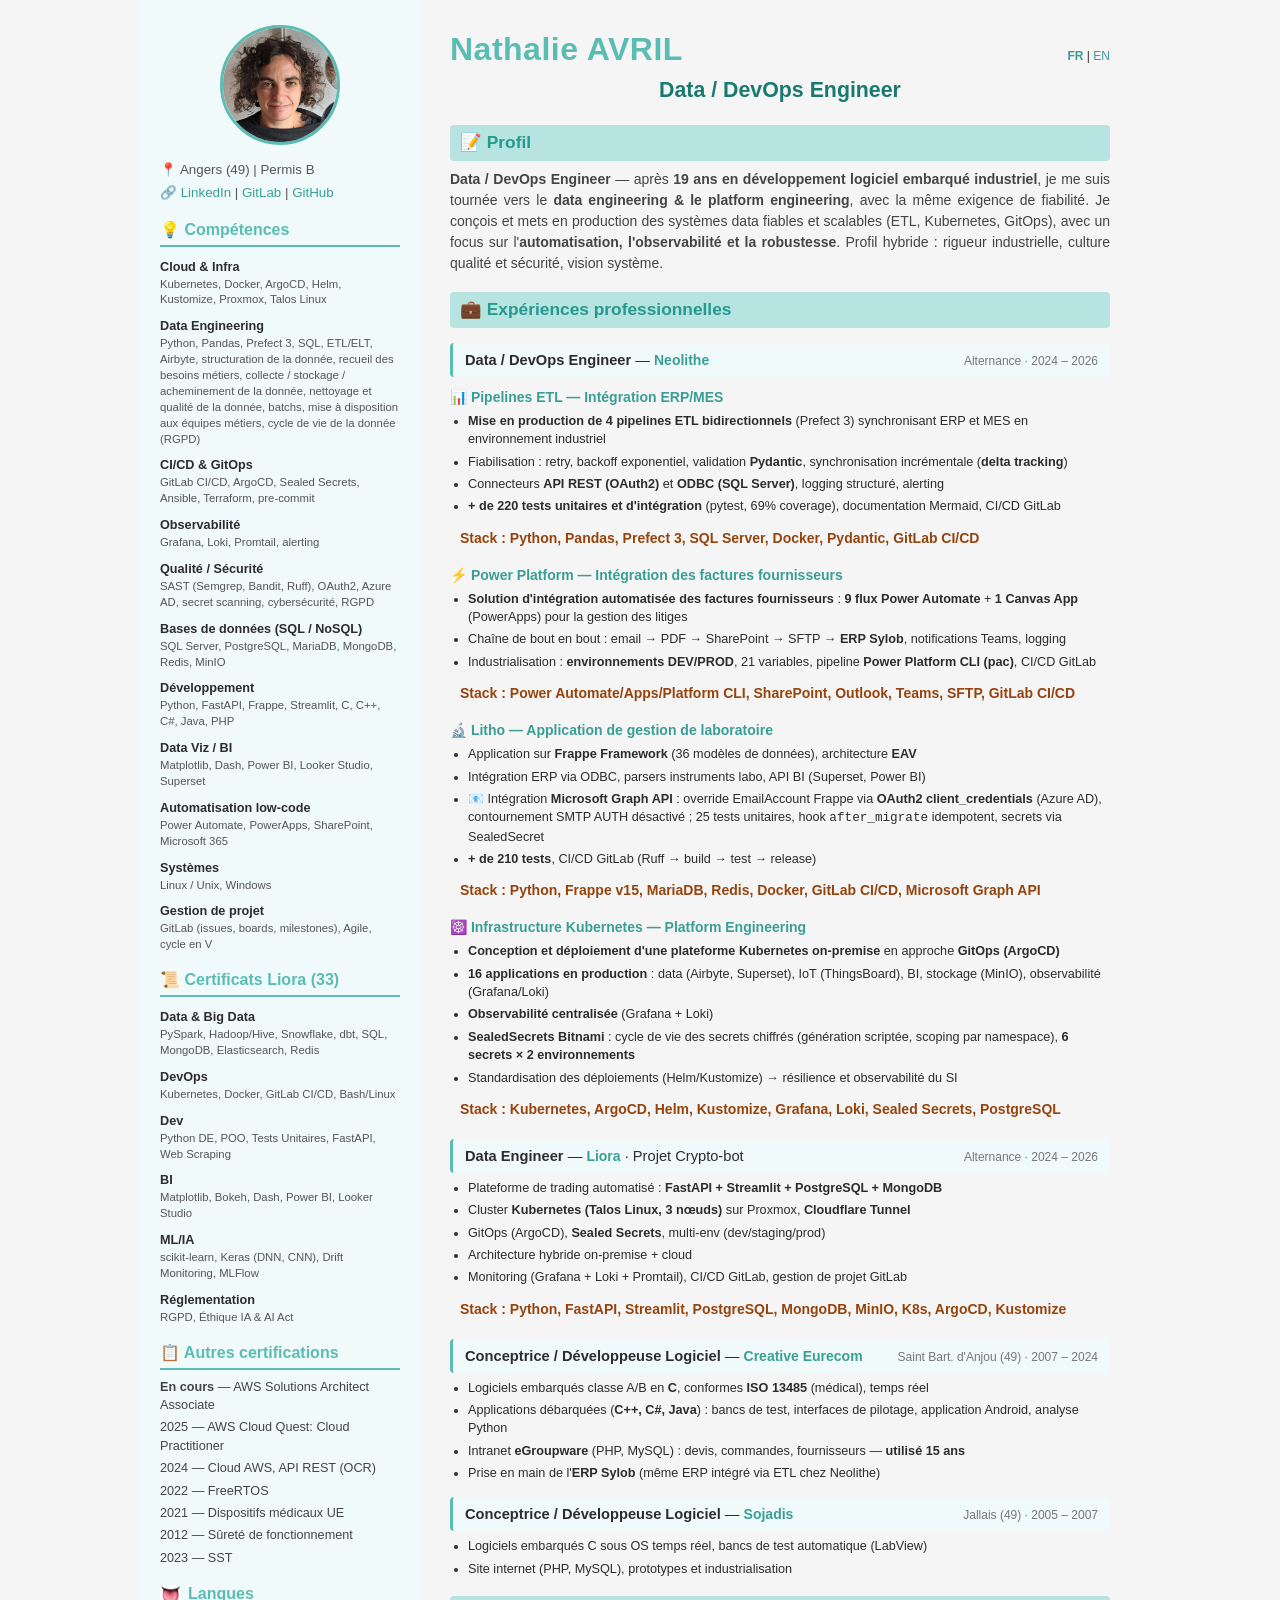
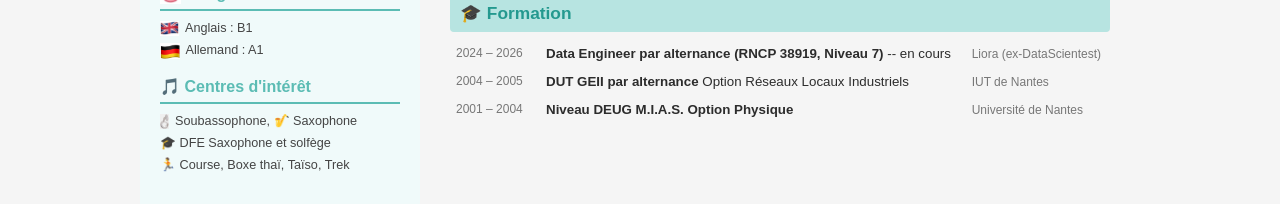
<file: index.html>
<!DOCTYPE html>
<html lang="fr">
<head>
<meta charset="UTF-8">
<title>CV Nathalie AVRIL — Data / DevOps Engineer</title>
<link rel="stylesheet" href="style-web.css">
</head>
<body>
<div class="page">

  <!-- SIDEBAR -->
  <div class="sidebar">
    <img src="images/Nathalie_Avril_4.jpg" alt="Nathalie Avril" class="photo">

    <p class="contact-info">📍 Angers (49) | Permis B</p>
    <p class="contact-info">🔗 <a href="https://www.linkedin.com/in/nathalie-avril">LinkedIn</a> | <a href="https://gitlab.com/datiara/public">GitLab</a> | <a href="https://github.com/Datiara">GitHub</a></p>

    <h2>💡 Compétences</h2>

    <div class="skill-category">
      <strong>Cloud &amp; Infra</strong>
      <div class="skill-tags">Kubernetes, Docker, ArgoCD, Helm, Kustomize, Proxmox, Talos Linux</div>
    </div>
    <div class="skill-category">
      <strong>Data Engineering</strong>
      <div class="skill-tags">Python, Pandas, Prefect 3, SQL, ETL/ELT, Airbyte, structuration de la donnée, recueil des besoins métiers, collecte / stockage / acheminement de la donnée, nettoyage et qualité de la donnée, batchs, mise à disposition aux équipes métiers, cycle de vie de la donnée (RGPD)</div>
    </div>
    <div class="skill-category">
      <strong>CI/CD &amp; GitOps</strong>
      <div class="skill-tags">GitLab CI/CD, ArgoCD, Sealed Secrets, Ansible, Terraform, pre-commit</div>
    </div>
    <div class="skill-category">
      <strong>Observabilité</strong>
      <div class="skill-tags">Grafana, Loki, Promtail, alerting</div>
    </div>
    <div class="skill-category">
      <strong>Qualité / Sécurité</strong>
      <div class="skill-tags">SAST (Semgrep, Bandit, Ruff), OAuth2, Azure AD, secret scanning, cybersécurité, RGPD</div>
    </div>
    <div class="skill-category">
      <strong>Bases de données (SQL / NoSQL)</strong>
      <div class="skill-tags">SQL Server, PostgreSQL, MariaDB, MongoDB, Redis, MinIO</div>
    </div>
    <div class="skill-category">
      <strong>Développement</strong>
      <div class="skill-tags">Python, FastAPI, Frappe, Streamlit, C, C++, C#, Java, PHP</div>
    </div>
    <div class="skill-category">
      <strong>Data Viz / BI</strong>
      <div class="skill-tags">Matplotlib, Dash, Power BI, Looker Studio, Superset</div>
    </div>
    <div class="skill-category">
      <strong>Automatisation low-code</strong>
      <div class="skill-tags">Power Automate, PowerApps, SharePoint, Microsoft 365</div>
    </div>
    <div class="skill-category">
      <strong>Systèmes</strong>
      <div class="skill-tags">Linux / Unix, Windows</div>
    </div>
    <div class="skill-category">
      <strong>Gestion de projet</strong>
      <div class="skill-tags">GitLab (issues, boards, milestones), Agile, cycle en V</div>
    </div>

    <h2>📜 Certificats Liora (33)</h2>
    <div class="skill-category">
      <strong>Data &amp; Big Data</strong>
      <div class="skill-tags">PySpark, Hadoop/Hive, Snowflake, dbt, SQL, MongoDB, Elasticsearch, Redis</div>
    </div>
    <div class="skill-category">
      <strong>DevOps</strong>
      <div class="skill-tags">Kubernetes, Docker, GitLab CI/CD, Bash/Linux</div>
    </div>
    <div class="skill-category">
      <strong>Dev</strong>
      <div class="skill-tags">Python DE, POO, Tests Unitaires, FastAPI, Web Scraping</div>
    </div>
    <div class="skill-category">
      <strong>BI</strong>
      <div class="skill-tags">Matplotlib, Bokeh, Dash, Power BI, Looker Studio</div>
    </div>
    <div class="skill-category">
      <strong>ML/IA</strong>
      <div class="skill-tags">scikit-learn, Keras (DNN, CNN), Drift Monitoring, MLFlow</div>
    </div>
    <div class="skill-category">
      <strong>Réglementation</strong>
      <div class="skill-tags">RGPD, Éthique IA &amp; AI Act</div>
    </div>

    <h2>📋 Autres certifications</h2>
    <p class="interest-item"><strong>En cours</strong> — AWS Solutions Architect Associate</p>
    <p class="interest-item">2025 — AWS Cloud Quest: Cloud Practitioner</p>
    <p class="interest-item">2024 — Cloud AWS, API REST (OCR)</p>
    <p class="interest-item">2022 — FreeRTOS</p>
    <p class="interest-item">2021 — Dispositifs médicaux UE</p>
    <p class="interest-item">2012 — Sûreté de fonctionnement</p>
    <p class="interest-item">2023 — SST</p>

    <h2><img src="images/langues.png" class="icon-inline"> Langues</h2>
    <p class="lang-item"><img src="images/gb.png" class="flag-icon"> Anglais : B1</p>
    <p class="lang-item"><img src="images/de.png" class="flag-icon"> Allemand : A1</p>

    <h2>🎵 Centres d'intérêt</h2>
    <p class="interest-item"><img src="images/sousaphone_icon.png" class="icon-inline" alt="soubassophone"> Soubassophone, 🎷 Saxophone</p>
    <p class="interest-item">🎓 DFE Saxophone et solfège</p>
<p class="interest-item">🏃 Course, Boxe thaï, Taïso, Trek</p>
  </div>

  <!-- MAIN -->
  <div class="main">
    <div class="name-row">
      <h1>Nathalie AVRIL</h1>
      <span class="update-info">
        <span class="lang-switch"><a href="index.html"><strong>FR</strong></a> | <a href="en.html">EN</a></span>
      </span>
    </div>
    <div class="tagline">Data / DevOps Engineer</div>

    <h2>📝 Profil</h2>
    <p class="profile-text">
      <strong>Data / DevOps Engineer</strong> — après <strong>19 ans en développement logiciel embarqué industriel</strong>, je me suis tournée vers le <strong>data engineering &amp; le platform engineering</strong>, avec la même exigence de fiabilité.
      Je conçois et mets en production des systèmes data fiables et scalables (ETL, Kubernetes, GitOps), avec un focus sur l'<strong>automatisation, l'observabilité et la robustesse</strong>.
      Profil hybride : rigueur industrielle, culture qualité et sécurité, vision système.
    </p>

    <h2>💼 Expériences professionnelles</h2>

    <div class="exp-header">
      <span><span class="exp-poste">Data / DevOps Engineer</span> — <span class="exp-entreprise">Neolithe</span></span>
      <span class="exp-periode">Alternance · 2024 – 2026</span>
    </div>

    <h4>📊 Pipelines ETL — Intégration ERP/MES</h4>
    <ul>
      <li><strong>Mise en production de 4 pipelines ETL bidirectionnels</strong> (Prefect 3) synchronisant ERP et MES en environnement industriel</li>
      <li>Fiabilisation : retry, backoff exponentiel, validation <strong>Pydantic</strong>, synchronisation incrémentale (<strong>delta tracking</strong>)</li>
      <li>Connecteurs <strong>API REST (OAuth2)</strong> et <strong>ODBC (SQL Server)</strong>, logging structuré, alerting</li>
      <li><strong>+ de 220 tests unitaires et d'intégration</strong> (pytest, 69% coverage), documentation Mermaid, CI/CD GitLab</li>
    </ul>
    <div class="stack">Stack : Python, Pandas, Prefect 3, SQL Server, Docker, Pydantic, GitLab CI/CD</div>

    <h4>⚡ Power Platform — Intégration des factures fournisseurs</h4>
    <ul>
      <li><strong>Solution d'intégration automatisée des factures fournisseurs</strong> : <strong>9 flux Power Automate</strong> + <strong>1 Canvas App</strong> (PowerApps) pour la gestion des litiges</li>
      <li>Chaîne de bout en bout : email → PDF → SharePoint → SFTP → <strong>ERP Sylob</strong>, notifications Teams, logging</li>
      <li>Industrialisation : <strong>environnements DEV/PROD</strong>, 21 variables, pipeline <strong>Power Platform CLI (pac)</strong>, CI/CD GitLab</li>
    </ul>
    <div class="stack">Stack : Power Automate/Apps/Platform CLI, SharePoint, Outlook, Teams, SFTP, GitLab CI/CD</div>

    <h4>🔬 Litho — Application de gestion de laboratoire</h4>
    <ul>
      <li>Application sur <strong>Frappe Framework</strong> (36 modèles de données), architecture <strong>EAV</strong></li>
      <li>Intégration ERP via ODBC, parsers instruments labo, API BI (Superset, Power BI)</li>
      <li>📧 Intégration <strong>Microsoft Graph API</strong> : override EmailAccount Frappe via <strong>OAuth2 client_credentials</strong> (Azure AD), contournement SMTP AUTH désactivé ; 25 tests unitaires, hook <code>after_migrate</code> idempotent, secrets via SealedSecret</li>
      <li><strong>+ de 210 tests</strong>, CI/CD GitLab (Ruff → build → test → release)</li>
    </ul>
    <div class="stack">Stack : Python, Frappe v15, MariaDB, Redis, Docker, GitLab CI/CD, Microsoft Graph API</div>

    <h4>☸️ Infrastructure Kubernetes — Platform Engineering</h4>
    <ul>
      <li><strong>Conception et déploiement d'une plateforme Kubernetes on-premise</strong> en approche <strong>GitOps (ArgoCD)</strong></li>
      <li><strong>16 applications en production</strong> : data (Airbyte, Superset), IoT (ThingsBoard), BI, stockage (MinIO), observabilité (Grafana/Loki)</li>
      <li><strong>Observabilité centralisée</strong> (Grafana + Loki)</li>
      <li><strong>SealedSecrets Bitnami</strong> : cycle de vie des secrets chiffrés (génération scriptée, scoping par namespace), <strong>6 secrets × 2 environnements</strong></li>
      <li>Standardisation des déploiements (Helm/Kustomize) → résilience et observabilité du SI</li>
    </ul>
    <div class="stack">Stack : Kubernetes, ArgoCD, Helm, Kustomize, Grafana, Loki, Sealed Secrets, PostgreSQL</div>

    <div class="exp-header">
      <span><span class="exp-poste">Data Engineer</span> — <span class="exp-entreprise">Liora</span> · Projet Crypto-bot</span>
      <span class="exp-periode">Alternance · 2024 – 2026</span>
    </div>
    <ul>
      <li>Plateforme de trading automatisé : <strong>FastAPI + Streamlit + PostgreSQL + MongoDB</strong></li>
      <li>Cluster <strong>Kubernetes (Talos Linux, 3 nœuds)</strong> sur Proxmox, <strong>Cloudflare Tunnel</strong></li>
      <li>GitOps (ArgoCD), <strong>Sealed Secrets</strong>, multi-env (dev/staging/prod)</li>
      <li>Architecture hybride on-premise + cloud</li>
      <li>Monitoring (Grafana + Loki + Promtail), CI/CD GitLab, gestion de projet GitLab</li>
    </ul>
    <div class="stack">Stack : Python, FastAPI, Streamlit, PostgreSQL, MongoDB, MinIO, K8s, ArgoCD, Kustomize</div>

    <div class="exp-header">
      <span><span class="exp-poste">Conceptrice / Développeuse Logiciel</span> — <span class="exp-entreprise">Creative Eurecom</span></span>
      <span class="exp-periode">Saint Bart. d'Anjou (49) · 2007 – 2024</span>
    </div>
    <ul>
      <li>Logiciels embarqués classe A/B en <strong>C</strong>, conformes <strong>ISO 13485</strong> (médical), temps réel</li>
      <li>Applications débarquées (<strong>C++, C#, Java</strong>) : bancs de test, interfaces de pilotage, application Android, analyse Python</li>
      <li>Intranet <strong>eGroupware</strong> (PHP, MySQL) : devis, commandes, fournisseurs — <strong>utilisé 15 ans</strong></li>
      <li>Prise en main de l'<strong>ERP Sylob</strong> (même ERP intégré via ETL chez Neolithe)</li>
    </ul>

    <div class="exp-header">
      <span><span class="exp-poste">Conceptrice / Développeuse Logiciel</span> — <span class="exp-entreprise">Sojadis</span></span>
      <span class="exp-periode">Jallais (49) · 2005 – 2007</span>
    </div>
    <ul>
      <li>Logiciels embarqués C sous OS temps réel, bancs de test automatique (LabView)</li>
      <li>Site internet (PHP, MySQL), prototypes et industrialisation</li>
    </ul>

    <h2>🎓 Formation</h2>
    <table class="formation-table">
      <tr>
        <td class="periode">2024 – 2026</td>
        <td><span class="diplome">Data Engineer par alternance (RNCP 38919, Niveau 7)</span> -- en cours </td>
        <td><span class="etablissement">Liora (ex-DataScientest)</span></td>
      </tr>
      <tr>
        <td class="periode">2004 – 2005</td>
        <td><span class="diplome">DUT GEII par alternance</span>  Option Réseaux Locaux Industriels </td>
        <td><span class="etablissement">IUT de Nantes</span></td>
      </tr>
      <tr>
        <td class="periode">2001 – 2004</td>
        <td><span class="diplome">Niveau DEUG M.I.A.S. Option Physique </span></td>
        <td><span class="etablissement">Université de Nantes</span></td>
      </tr>
    </table>

  </div>
</div>
</body>
</html>
</file>
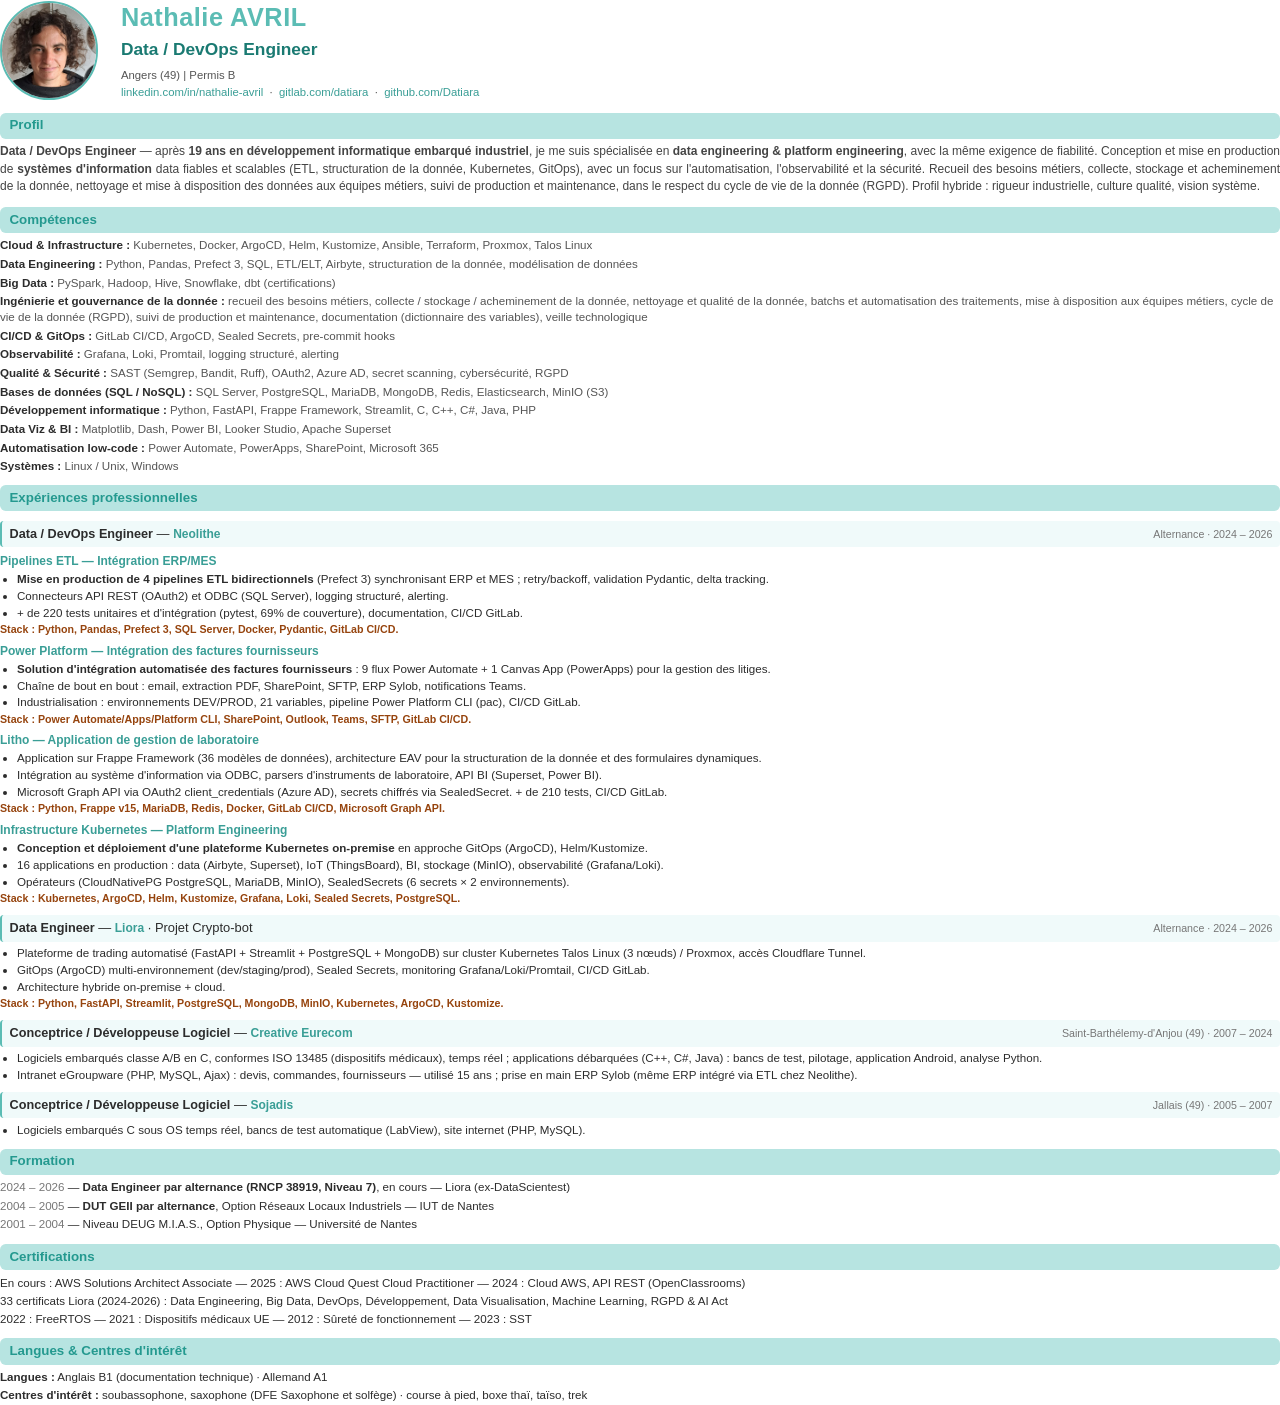
<file: CV_ats.html>
<!DOCTYPE html>
<html lang="fr">
<head>
<meta charset="UTF-8">
<title>CV Nathalie AVRIL — Data / DevOps Engineer (version ATS)</title>
<style>
  /* Version ATS : single-column, identite visuelle conservee (teal, photo,
     tags, bandeaux), flux de lecture lineaire = parsing ATS fiable.
     Pas d'emoji ni de tableau. */
  @page { size: A4; margin: 11mm 13mm; }
  * { margin: 0; padding: 0; box-sizing: border-box; }
  body {
    font-family: 'Segoe UI', 'Helvetica Neue', Arial, sans-serif;
    font-size: 9.7pt; line-height: 1.4; color: #2c2c2c;
  }
  /* En-tete */
  .header { display: flex; align-items: center; gap: 6mm; margin-bottom: 3mm; }
  .photo {
    width: 26mm; height: 26mm; border-radius: 50%; object-fit: cover;
    border: 2.5px solid #5bbcb4; flex-shrink: 0;
  }
  .header h1 { font-size: 19pt; color: #5bbcb4; letter-spacing: 0.5px; }
  .header .tagline { font-size: 13pt; color: #1a7a72; font-weight: 700; margin: 0.5mm 0 1.5mm 0; }
  .header .contact { font-size: 8.5pt; color: #555; line-height: 1.5; }
  .header .contact a { color: #3a9e96; text-decoration: none; }
  /* Sections */
  h2 {
    color: #24998f; font-size: 10pt; margin: 3mm 0 1.2mm 0;
    padding: 1mm 2.5mm; background: #b7e4e1; border-radius: 1.5mm;
  }
  .profile-text { font-size: 9pt; line-height: 1.45; color: #444; text-align: justify; }
  /* Competences : une ligne par categorie */
  .skill-line { font-size: 8.7pt; margin-bottom: 0.8mm; line-height: 1.35; }
  .skill-line strong { color: #2c2c2c; }
  .skill-line .tags { color: #555; }
  /* Experiences */
  .exp-header {
    display: flex; justify-content: space-between; align-items: baseline;
    background: #f0fafa; padding: 1mm 2mm; border-radius: 1mm;
    margin: 2.5mm 0 1mm 0; border-left: 2.5px solid #5bbcb4;
  }
  .exp-header .poste { font-weight: 700; font-size: 9.5pt; color: #2c2c2c; }
  .exp-header .entreprise { font-weight: 600; font-size: 9pt; color: #3a9e96; }
  .exp-header .periode { font-size: 8pt; color: #777; white-space: nowrap; }
  h4 { font-size: 9pt; color: #3a9e96; margin: 1.5mm 0 0.4mm 0; }
  ul { padding-left: 4.5mm; margin-bottom: 0.5mm; }
  li { font-size: 8.7pt; line-height: 1.32; margin-bottom: 0.4mm; }
  .stack { font-size: 8pt; color: #96440e; font-weight: 700; margin: 0.3mm 0 0.5mm 0; }
  /* Formation / certifs : lignes simples, pas de tableau */
  .row { font-size: 8.7pt; margin-bottom: 0.6mm; }
  .row .periode { color: #777; }
  .row strong { color: #2c2c2c; }
  .inline-sec { font-size: 8.7pt; margin-bottom: 0.5mm; }
</style>
</head>
<body>

  <div class="header">
    <img src="images/Nathalie_Avril_4.jpg" alt="Nathalie Avril" class="photo">
    <div>
      <h1>Nathalie AVRIL</h1>
      <div class="tagline">Data / DevOps Engineer</div>
      <div class="contact">
        Angers (49) | Permis B<br>
        <a href="https://www.linkedin.com/in/nathalie-avril">linkedin.com/in/nathalie-avril</a>
        &nbsp;·&nbsp; <a href="https://gitlab.com/datiara/public">gitlab.com/datiara</a>
        &nbsp;·&nbsp; <a href="https://github.com/Datiara">github.com/Datiara</a>
      </div>
    </div>
  </div>

  <h2>Profil</h2>
  <p class="profile-text">
    <strong>Data / DevOps Engineer</strong> — après <strong>19 ans en développement informatique embarqué industriel</strong>,
    je me suis spécialisée en <strong>data engineering &amp; platform engineering</strong>, avec la même exigence de fiabilité. Conception et mise en production de
    <strong>systèmes d'information</strong> data fiables et scalables (ETL, structuration de la donnée, Kubernetes, GitOps),
    avec un focus sur l'automatisation, l'observabilité et la sécurité.
    Recueil des besoins métiers, collecte, stockage et acheminement de la donnée, nettoyage et mise à disposition
    des données aux équipes métiers, suivi de production et maintenance, dans le respect du cycle de vie de la donnée (RGPD).
    Profil hybride : rigueur industrielle, culture qualité, vision système.
  </p>

  <h2>Compétences</h2>
  <div class="skill-line"><strong>Cloud &amp; Infrastructure :</strong> <span class="tags">Kubernetes, Docker, ArgoCD, Helm, Kustomize, Ansible, Terraform, Proxmox, Talos Linux</span></div>
  <div class="skill-line"><strong>Data Engineering :</strong> <span class="tags">Python, Pandas, Prefect 3, SQL, ETL/ELT, Airbyte, structuration de la donnée, modélisation de données</span></div>
  <div class="skill-line"><strong>Big Data :</strong> <span class="tags">PySpark, Hadoop, Hive, Snowflake, dbt (certifications)</span></div>
  <div class="skill-line"><strong>Ingénierie et gouvernance de la donnée :</strong> <span class="tags">recueil des besoins métiers, collecte / stockage / acheminement de la donnée, nettoyage et qualité de la donnée, batchs et automatisation des traitements, mise à disposition aux équipes métiers, cycle de vie de la donnée (RGPD), suivi de production et maintenance, documentation (dictionnaire des variables), veille technologique</span></div>
  <div class="skill-line"><strong>CI/CD &amp; GitOps :</strong> <span class="tags">GitLab CI/CD, ArgoCD, Sealed Secrets, pre-commit hooks</span></div>
  <div class="skill-line"><strong>Observabilité :</strong> <span class="tags">Grafana, Loki, Promtail, logging structuré, alerting</span></div>
  <div class="skill-line"><strong>Qualité &amp; Sécurité :</strong> <span class="tags">SAST (Semgrep, Bandit, Ruff), OAuth2, Azure AD, secret scanning, cybersécurité, RGPD</span></div>
  <div class="skill-line"><strong>Bases de données (SQL / NoSQL) :</strong> <span class="tags">SQL Server, PostgreSQL, MariaDB, MongoDB, Redis, Elasticsearch, MinIO (S3)</span></div>
  <div class="skill-line"><strong>Développement informatique :</strong> <span class="tags">Python, FastAPI, Frappe Framework, Streamlit, C, C++, C#, Java, PHP</span></div>
  <div class="skill-line"><strong>Data Viz &amp; BI :</strong> <span class="tags">Matplotlib, Dash, Power BI, Looker Studio, Apache Superset</span></div>
  <div class="skill-line"><strong>Automatisation low-code :</strong> <span class="tags">Power Automate, PowerApps, SharePoint, Microsoft 365</span></div>
  <div class="skill-line"><strong>Systèmes :</strong> <span class="tags">Linux / Unix, Windows</span></div>

  <h2>Expériences professionnelles</h2>

  <div class="exp-header">
    <span><span class="poste">Data / DevOps Engineer</span> — <span class="entreprise">Neolithe</span></span>
    <span class="periode">Alternance · 2024 – 2026</span>
  </div>

  <h4>Pipelines ETL — Intégration ERP/MES</h4>
  <ul>
    <li><strong>Mise en production de 4 pipelines ETL bidirectionnels</strong> (Prefect 3) synchronisant ERP et MES ; retry/backoff, validation Pydantic, delta tracking.</li>
    <li>Connecteurs API REST (OAuth2) et ODBC (SQL Server), logging structuré, alerting.</li>
    <li>+ de 220 tests unitaires et d'intégration (pytest, 69% de couverture), documentation, CI/CD GitLab.</li>
  </ul>
  <div class="stack">Stack : Python, Pandas, Prefect 3, SQL Server, Docker, Pydantic, GitLab CI/CD.</div>

  <h4>Power Platform — Intégration des factures fournisseurs</h4>
  <ul>
    <li><strong>Solution d'intégration automatisée des factures fournisseurs</strong> : 9 flux Power Automate + 1 Canvas App (PowerApps) pour la gestion des litiges.</li>
    <li>Chaîne de bout en bout : email, extraction PDF, SharePoint, SFTP, ERP Sylob, notifications Teams.</li>
    <li>Industrialisation : environnements DEV/PROD, 21 variables, pipeline Power Platform CLI (pac), CI/CD GitLab.</li>
  </ul>
  <div class="stack">Stack : Power Automate/Apps/Platform CLI, SharePoint, Outlook, Teams, SFTP, GitLab CI/CD.</div>

  <h4>Litho — Application de gestion de laboratoire</h4>
  <ul>
    <li>Application sur Frappe Framework (36 modèles de données), architecture EAV pour la structuration de la donnée et des formulaires dynamiques.</li>
    <li>Intégration au système d'information via ODBC, parsers d'instruments de laboratoire, API BI (Superset, Power BI).</li>
    <li>Microsoft Graph API via OAuth2 client_credentials (Azure AD), secrets chiffrés via SealedSecret. + de 210 tests, CI/CD GitLab.</li>
  </ul>
  <div class="stack">Stack : Python, Frappe v15, MariaDB, Redis, Docker, GitLab CI/CD, Microsoft Graph API.</div>

  <h4>Infrastructure Kubernetes — Platform Engineering</h4>
  <ul>
    <li><strong>Conception et déploiement d'une plateforme Kubernetes on-premise</strong> en approche GitOps (ArgoCD), Helm/Kustomize.</li>
    <li>16 applications en production : data (Airbyte, Superset), IoT (ThingsBoard), BI, stockage (MinIO), observabilité (Grafana/Loki).</li>
    <li>Opérateurs (CloudNativePG PostgreSQL, MariaDB, MinIO), SealedSecrets (6 secrets × 2 environnements).</li>
  </ul>
  <div class="stack">Stack : Kubernetes, ArgoCD, Helm, Kustomize, Grafana, Loki, Sealed Secrets, PostgreSQL.</div>

  <div class="exp-header">
    <span><span class="poste">Data Engineer</span> — <span class="entreprise">Liora</span> · Projet Crypto-bot</span>
    <span class="periode">Alternance · 2024 – 2026</span>
  </div>
  <ul>
    <li>Plateforme de trading automatisé (FastAPI + Streamlit + PostgreSQL + MongoDB) sur cluster Kubernetes Talos Linux (3 nœuds) / Proxmox, accès Cloudflare Tunnel.</li>
    <li>GitOps (ArgoCD) multi-environnement (dev/staging/prod), Sealed Secrets, monitoring Grafana/Loki/Promtail, CI/CD GitLab.</li>
    <li>Architecture hybride on-premise + cloud.</li>
  </ul>
  <div class="stack">Stack : Python, FastAPI, Streamlit, PostgreSQL, MongoDB, MinIO, Kubernetes, ArgoCD, Kustomize.</div>

  <div class="exp-header">
    <span><span class="poste">Conceptrice / Développeuse Logiciel</span> — <span class="entreprise">Creative Eurecom</span></span>
    <span class="periode">Saint-Barthélemy-d'Anjou (49) · 2007 – 2024</span>
  </div>
  <ul>
    <li>Logiciels embarqués classe A/B en C, conformes ISO 13485 (dispositifs médicaux), temps réel ; applications débarquées (C++, C#, Java) : bancs de test, pilotage, application Android, analyse Python.</li>
    <li>Intranet eGroupware (PHP, MySQL, Ajax) : devis, commandes, fournisseurs — utilisé 15 ans ; prise en main ERP Sylob (même ERP intégré via ETL chez Neolithe).</li>
  </ul>

  <div class="exp-header">
    <span><span class="poste">Conceptrice / Développeuse Logiciel</span> — <span class="entreprise">Sojadis</span></span>
    <span class="periode">Jallais (49) · 2005 – 2007</span>
  </div>
  <ul>
    <li>Logiciels embarqués C sous OS temps réel, bancs de test automatique (LabView), site internet (PHP, MySQL).</li>
  </ul>

  <h2>Formation</h2>
  <div class="row"><span class="periode">2024 – 2026</span> — <strong>Data Engineer par alternance (RNCP 38919, Niveau 7)</strong>, en cours — Liora (ex-DataScientest)</div>
  <div class="row"><span class="periode">2004 – 2005</span> — <strong>DUT GEII par alternance</strong>, Option Réseaux Locaux Industriels — IUT de Nantes</div>
  <div class="row"><span class="periode">2001 – 2004</span> — Niveau DEUG M.I.A.S., Option Physique — Université de Nantes</div>

  <h2>Certifications</h2>
  <div class="inline-sec">En cours : AWS Solutions Architect Associate — 2025 : AWS Cloud Quest Cloud Practitioner — 2024 : Cloud AWS, API REST (OpenClassrooms)</div>
  <div class="inline-sec">33 certificats Liora (2024-2026) : Data Engineering, Big Data, DevOps, Développement, Data Visualisation, Machine Learning, RGPD &amp; AI Act</div>
  <div class="inline-sec">2022 : FreeRTOS — 2021 : Dispositifs médicaux UE — 2012 : Sûreté de fonctionnement — 2023 : SST</div>

  <h2>Langues &amp; Centres d'intérêt</h2>
  <div class="inline-sec"><strong>Langues :</strong> Anglais B1 (documentation technique) · Allemand A1</div>
  <div class="inline-sec"><strong>Centres d'intérêt :</strong> soubassophone, saxophone (DFE Saxophone et solfège) · course à pied, boxe thaï, taïso, trek</div>

</body>
</html>
</file>
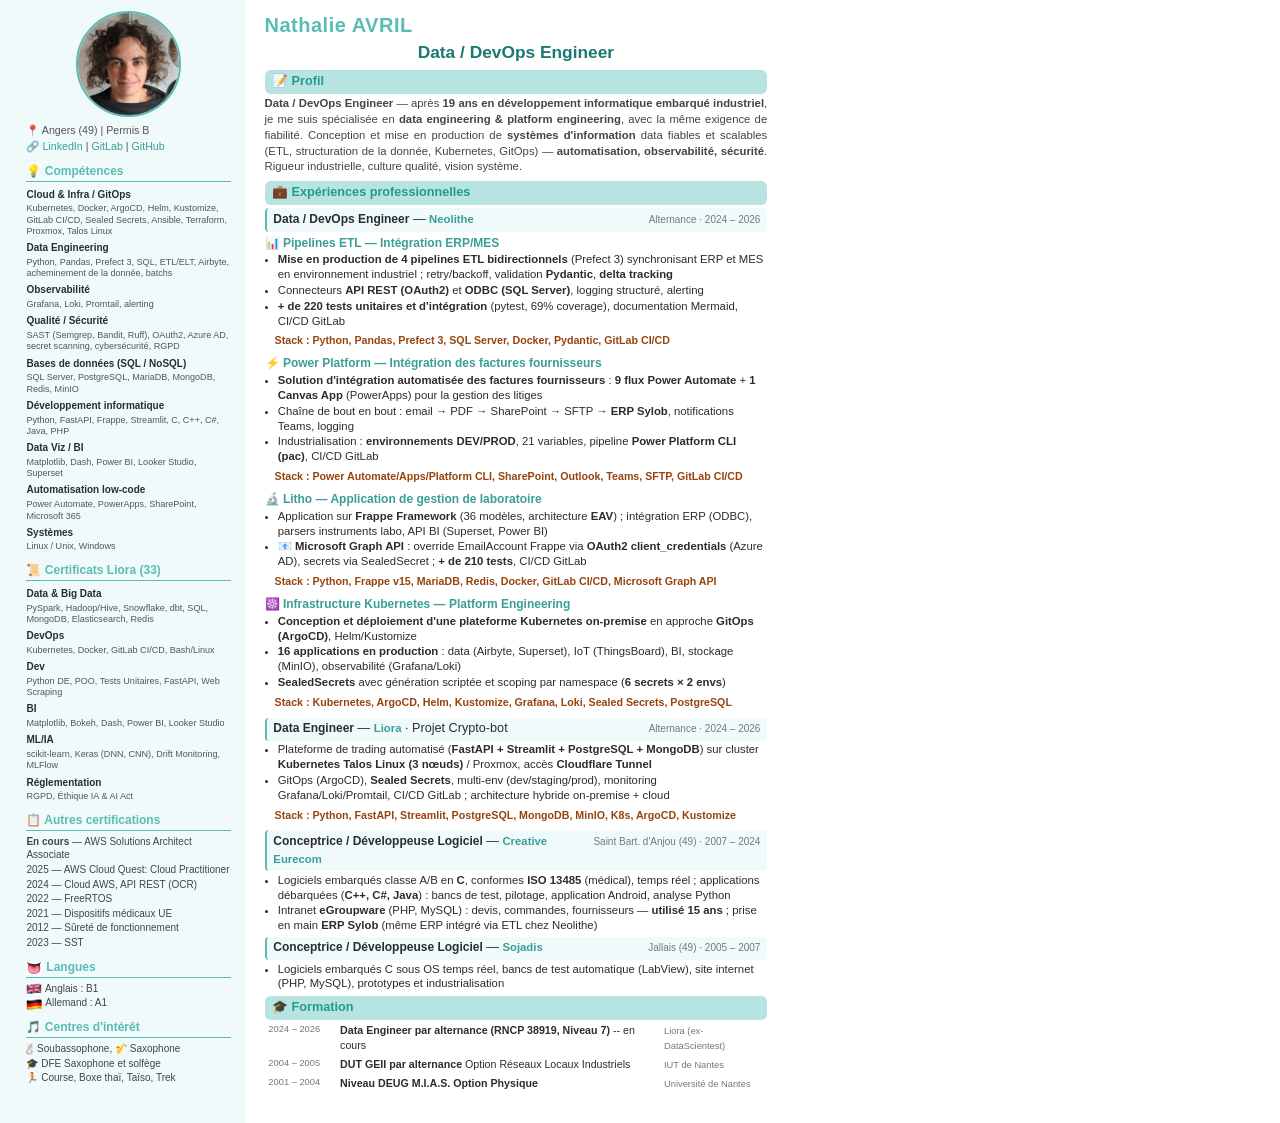
<file: CV_public.html>
<!DOCTYPE html>
<html lang="fr">
<head>
<meta charset="UTF-8">
<title>CV Nathalie AVRIL — Data / DevOps Engineer</title>
<link rel="stylesheet" href="style.css">
</head>
<body>
<div class="page">

  <!-- SIDEBAR -->
  <div class="sidebar">
    <img src="images/Nathalie_Avril_4.jpg" alt="Nathalie Avril" class="photo">

    <p class="contact-info">📍 Angers (49) | Permis B</p>
    <p class="contact-info">🔗 <a href="https://www.linkedin.com/in/nathalie-avril">LinkedIn</a> | <a href="https://gitlab.com/datiara/public">GitLab</a> | <a href="https://github.com/Datiara">GitHub</a></p>

    <h2>💡 Compétences</h2>

    <div class="skill-category">
      <strong>Cloud &amp; Infra / GitOps</strong>
      <div class="skill-tags">Kubernetes, Docker, ArgoCD, Helm, Kustomize, GitLab CI/CD, Sealed Secrets, Ansible, Terraform, Proxmox, Talos Linux</div>
    </div>
    <div class="skill-category">
      <strong>Data Engineering</strong>
      <div class="skill-tags">Python, Pandas, Prefect 3, SQL, ETL/ELT, Airbyte, acheminement de la donnée, batchs</div>
    </div>
    <div class="skill-category">
      <strong>Observabilité</strong>
      <div class="skill-tags">Grafana, Loki, Promtail, alerting</div>
    </div>
    <div class="skill-category">
      <strong>Qualité / Sécurité</strong>
      <div class="skill-tags">SAST (Semgrep, Bandit, Ruff), OAuth2, Azure AD, secret scanning, cybersécurité, RGPD</div>
    </div>
    <div class="skill-category">
      <strong>Bases de données (SQL / NoSQL)</strong>
      <div class="skill-tags">SQL Server, PostgreSQL, MariaDB, MongoDB, Redis, MinIO</div>
    </div>
    <div class="skill-category">
      <strong>Développement informatique</strong>
      <div class="skill-tags">Python, FastAPI, Frappe, Streamlit, C, C++, C#, Java, PHP</div>
    </div>
    <div class="skill-category">
      <strong>Data Viz / BI</strong>
      <div class="skill-tags">Matplotlib, Dash, Power BI, Looker Studio, Superset</div>
    </div>
    <div class="skill-category">
      <strong>Automatisation low-code</strong>
      <div class="skill-tags">Power Automate, PowerApps, SharePoint, Microsoft 365</div>
    </div>
    <div class="skill-category">
      <strong>Systèmes</strong>
      <div class="skill-tags">Linux / Unix, Windows</div>
    </div>

    <h2>📜 Certificats Liora (33)</h2>
    <div class="skill-category">
      <strong>Data &amp; Big Data</strong>
      <div class="skill-tags">PySpark, Hadoop/Hive, Snowflake, dbt, SQL, MongoDB, Elasticsearch, Redis</div>
    </div>
    <div class="skill-category">
      <strong>DevOps</strong>
      <div class="skill-tags">Kubernetes, Docker, GitLab CI/CD, Bash/Linux</div>
    </div>
    <div class="skill-category">
      <strong>Dev</strong>
      <div class="skill-tags">Python DE, POO, Tests Unitaires, FastAPI, Web Scraping</div>
    </div>
    <div class="skill-category">
      <strong>BI</strong>
      <div class="skill-tags">Matplotlib, Bokeh, Dash, Power BI, Looker Studio</div>
    </div>
    <div class="skill-category">
      <strong>ML/IA</strong>
      <div class="skill-tags">scikit-learn, Keras (DNN, CNN), Drift Monitoring, MLFlow</div>
    </div>
    <div class="skill-category">
      <strong>Réglementation</strong>
      <div class="skill-tags">RGPD, Éthique IA &amp; AI Act</div>
    </div>

    <h2>📋 Autres certifications</h2>
    <p class="interest-item"><strong>En cours</strong> — AWS Solutions Architect Associate</p>
    <p class="interest-item">2025 — AWS Cloud Quest: Cloud Practitioner</p>
    <p class="interest-item">2024 — Cloud AWS, API REST (OCR)</p>
    <p class="interest-item">2022 — FreeRTOS</p>
    <p class="interest-item">2021 — Dispositifs médicaux UE</p>
    <p class="interest-item">2012 — Sûreté de fonctionnement</p>
    <p class="interest-item">2023 — SST</p>

    <h2><img src="images/langues.png" class="icon-inline"> Langues</h2>
    <p class="lang-item"><img src="images/gb.png" class="flag-icon"> Anglais : B1</p>
    <p class="lang-item"><img src="images/de.png" class="flag-icon"> Allemand : A1</p>

    <h2>🎵 Centres d'intérêt</h2>
    <p class="interest-item"><img src="images/sousaphone_icon.png" class="icon-inline" alt="soubassophone"> Soubassophone, 🎷 Saxophone</p>
    <p class="interest-item">🎓 DFE Saxophone et solfège</p>
    <p class="interest-item">🏃 Course, Boxe thaï, Taïso, Trek</p>
  </div>

  <!-- MAIN -->
  <div class="main">
    <div class="name-row">
      <h1>Nathalie AVRIL</h1>
    </div>
    <div class="tagline">Data / DevOps Engineer</div>

    <h2>📝 Profil</h2>
    <p class="profile-text">
      <strong>Data / DevOps Engineer</strong> — après <strong>19 ans en développement informatique embarqué industriel</strong>, je me suis spécialisée en <strong>data engineering &amp; platform engineering</strong>, avec la même exigence de fiabilité.
      Conception et mise en production de <strong>systèmes d'information</strong> data fiables et scalables (ETL, structuration de la donnée, Kubernetes, GitOps) — <strong>automatisation, observabilité, sécurité</strong>. Rigueur industrielle, culture qualité, vision système.
    </p>

    <h2>💼 Expériences professionnelles</h2>

    <div class="exp-header">
      <span><span class="exp-poste">Data / DevOps Engineer</span> — <span class="exp-entreprise">Neolithe</span></span>
      <span class="exp-periode">Alternance · 2024 – 2026</span>
    </div>

    <h4>📊 Pipelines ETL — Intégration ERP/MES</h4>
    <ul>
      <li><strong>Mise en production de 4 pipelines ETL bidirectionnels</strong> (Prefect 3) synchronisant ERP et MES en environnement industriel ; retry/backoff, validation <strong>Pydantic</strong>, <strong>delta tracking</strong></li>
      <li>Connecteurs <strong>API REST (OAuth2)</strong> et <strong>ODBC (SQL Server)</strong>, logging structuré, alerting</li>
      <li><strong>+ de 220 tests unitaires et d'intégration</strong> (pytest, 69% coverage), documentation Mermaid, CI/CD GitLab</li>
    </ul>
    <div class="stack">Stack : Python, Pandas, Prefect 3, SQL Server, Docker, Pydantic, GitLab CI/CD</div>

    <h4>⚡ Power Platform — Intégration des factures fournisseurs</h4>
    <ul>
      <li><strong>Solution d'intégration automatisée des factures fournisseurs</strong> : <strong>9 flux Power Automate</strong> + <strong>1 Canvas App</strong> (PowerApps) pour la gestion des litiges</li>
      <li>Chaîne de bout en bout : email → PDF → SharePoint → SFTP → <strong>ERP Sylob</strong>, notifications Teams, logging</li>
      <li>Industrialisation : <strong>environnements DEV/PROD</strong>, 21 variables, pipeline <strong>Power Platform CLI (pac)</strong>, CI/CD GitLab</li>
    </ul>
    <div class="stack">Stack : Power Automate/Apps/Platform CLI, SharePoint, Outlook, Teams, SFTP, GitLab CI/CD</div>

    <h4>🔬 Litho — Application de gestion de laboratoire</h4>
    <ul>
      <li>Application sur <strong>Frappe Framework</strong> (36 modèles, architecture <strong>EAV</strong>) ; intégration ERP (ODBC), parsers instruments labo, API BI (Superset, Power BI)</li>
      <li>📧 <strong>Microsoft Graph API</strong> : override EmailAccount Frappe via <strong>OAuth2 client_credentials</strong> (Azure AD), secrets via SealedSecret ; <strong>+ de 210 tests</strong>, CI/CD GitLab</li>
    </ul>
    <div class="stack">Stack : Python, Frappe v15, MariaDB, Redis, Docker, GitLab CI/CD, Microsoft Graph API</div>

    <h4>☸️ Infrastructure Kubernetes — Platform Engineering</h4>
    <ul>
      <li><strong>Conception et déploiement d'une plateforme Kubernetes on-premise</strong> en approche <strong>GitOps (ArgoCD)</strong>, Helm/Kustomize</li>
      <li><strong>16 applications en production</strong> : data (Airbyte, Superset), IoT (ThingsBoard), BI, stockage (MinIO), observabilité (Grafana/Loki)</li>
      <li><strong>SealedSecrets</strong> avec génération scriptée et scoping par namespace (<strong>6 secrets × 2 envs</strong>)</li>
    </ul>
    <div class="stack">Stack : Kubernetes, ArgoCD, Helm, Kustomize, Grafana, Loki, Sealed Secrets, PostgreSQL</div>

    <div class="exp-header">
      <span><span class="exp-poste">Data Engineer</span> — <span class="exp-entreprise">Liora</span> · Projet Crypto-bot</span>
      <span class="exp-periode">Alternance · 2024 – 2026</span>
    </div>
    <ul>
      <li>Plateforme de trading automatisé (<strong>FastAPI + Streamlit + PostgreSQL + MongoDB</strong>) sur cluster <strong>Kubernetes Talos Linux (3 nœuds)</strong> / Proxmox, accès <strong>Cloudflare Tunnel</strong></li>
      <li>GitOps (ArgoCD), <strong>Sealed Secrets</strong>, multi-env (dev/staging/prod), monitoring Grafana/Loki/Promtail, CI/CD GitLab ; architecture hybride on-premise + cloud</li>
    </ul>
    <div class="stack">Stack : Python, FastAPI, Streamlit, PostgreSQL, MongoDB, MinIO, K8s, ArgoCD, Kustomize</div>

    <div class="exp-header">
      <span><span class="exp-poste">Conceptrice / Développeuse Logiciel</span> — <span class="exp-entreprise">Creative Eurecom</span></span>
      <span class="exp-periode">Saint Bart. d'Anjou (49) · 2007 – 2024</span>
    </div>
    <ul>
      <li>Logiciels embarqués classe A/B en <strong>C</strong>, conformes <strong>ISO 13485</strong> (médical), temps réel ; applications débarquées (<strong>C++, C#, Java</strong>) : bancs de test, pilotage, application Android, analyse Python</li>
      <li>Intranet <strong>eGroupware</strong> (PHP, MySQL) : devis, commandes, fournisseurs — <strong>utilisé 15 ans</strong> ; prise en main <strong>ERP Sylob</strong> (même ERP intégré via ETL chez Neolithe)</li>
    </ul>

    <div class="exp-header">
      <span><span class="exp-poste">Conceptrice / Développeuse Logiciel</span> — <span class="exp-entreprise">Sojadis</span></span>
      <span class="exp-periode">Jallais (49) · 2005 – 2007</span>
    </div>
    <ul>
      <li>Logiciels embarqués C sous OS temps réel, bancs de test automatique (LabView), site internet (PHP, MySQL), prototypes et industrialisation</li>
    </ul>

    <h2>🎓 Formation</h2>
    <table class="formation-table">
      <tr>
        <td class="periode">2024 – 2026</td>
        <td><span class="diplome">Data Engineer par alternance (RNCP 38919, Niveau 7)</span> -- en cours </td>
        <td><span class="etablissement">Liora (ex-DataScientest)</span></td>
      </tr>
      <tr>
        <td class="periode">2004 – 2005</td>
        <td><span class="diplome">DUT GEII par alternance</span>  Option Réseaux Locaux Industriels </td>
        <td><span class="etablissement">IUT de Nantes</span></td>
      </tr>
      <tr>
        <td class="periode">2001 – 2004</td>
        <td><span class="diplome">Niveau DEUG M.I.A.S. Option Physique </span></td>
        <td><span class="etablissement">Université de Nantes</span></td>
      </tr>
    </table>

  </div>
</div>
</body>
</html>
</file>
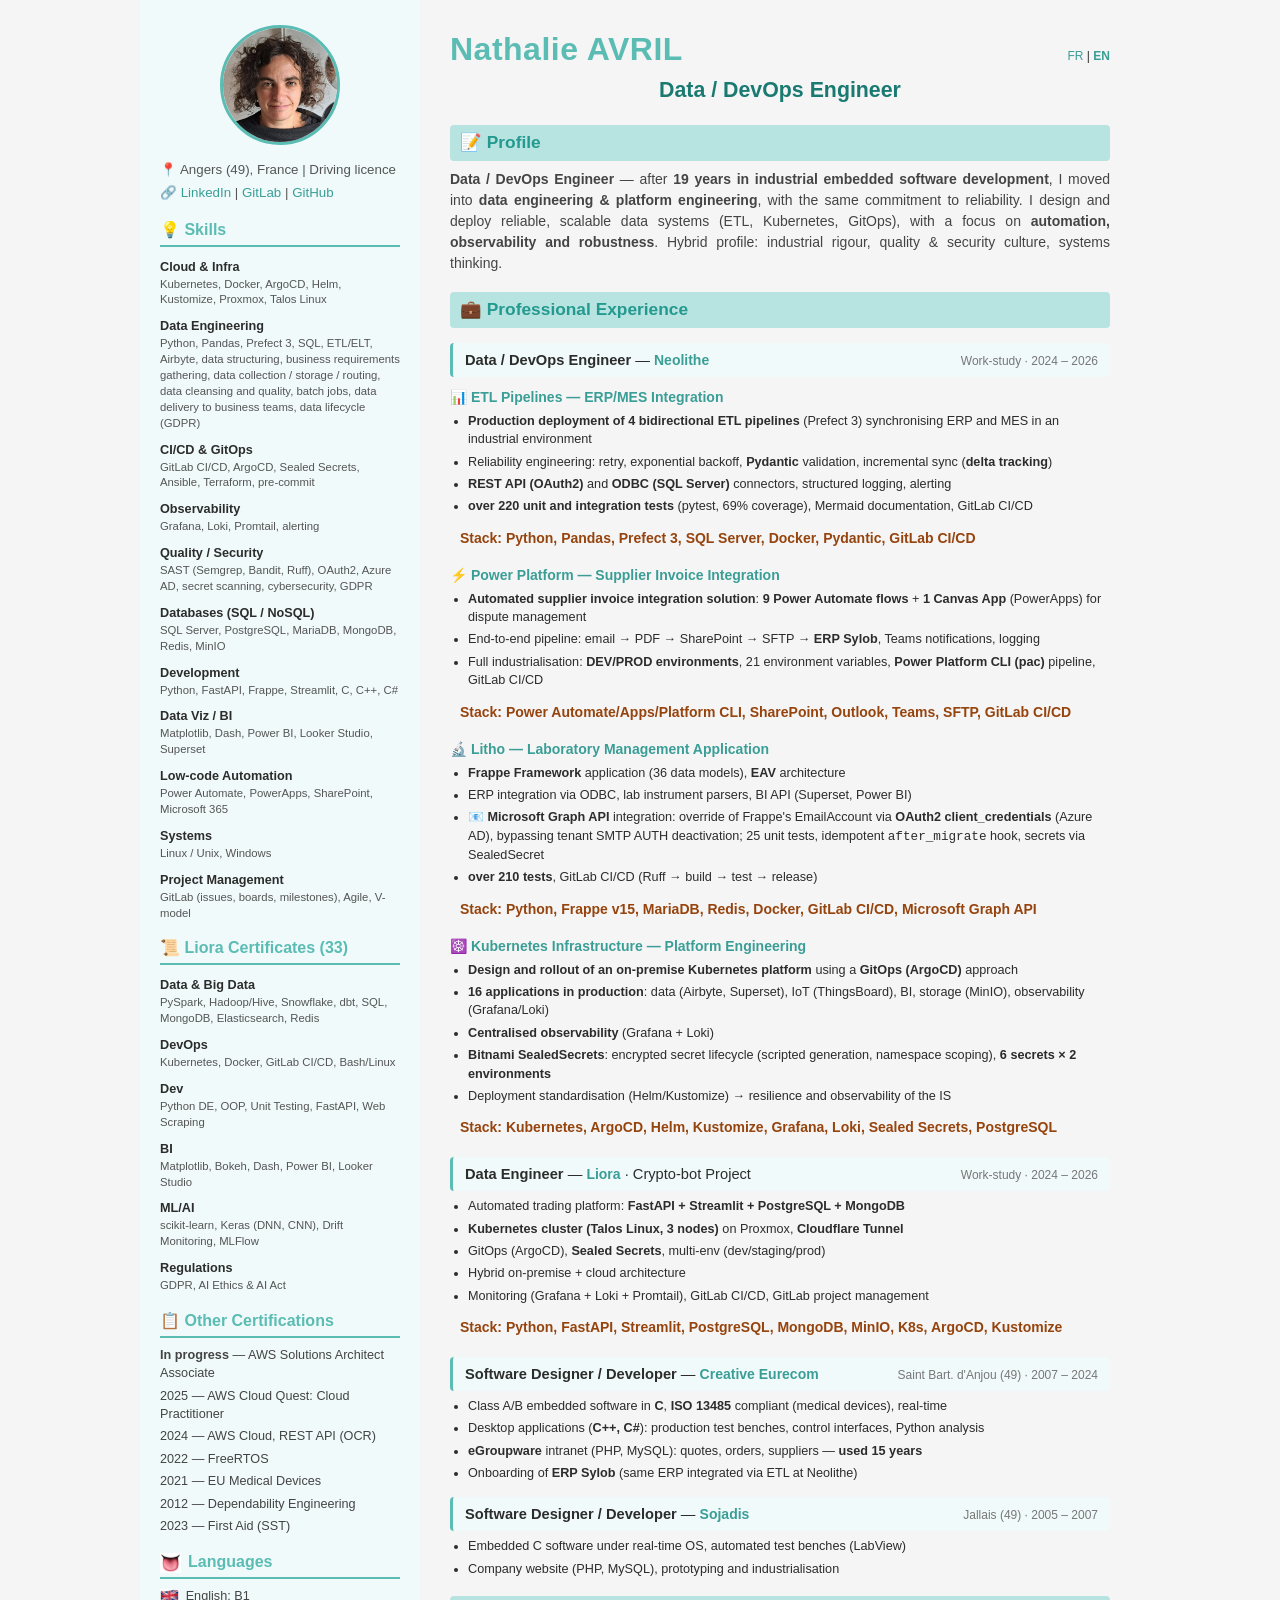
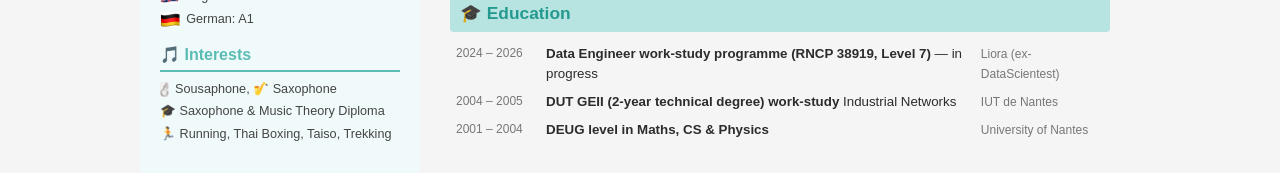
<file: en.html>
<!DOCTYPE html>
<html lang="en">
<head>
<meta charset="UTF-8">
<title>CV Nathalie AVRIL — Data / DevOps Engineer</title>
<link rel="stylesheet" href="style-web.css">
</head>
<body>
<div class="page">

  <!-- SIDEBAR -->
  <div class="sidebar">
    <img src="images/Nathalie_Avril_4.jpg" alt="Nathalie Avril" class="photo">

    <p class="contact-info">📍 Angers (49), France | Driving licence</p>
    <p class="contact-info">🔗 <a href="https://www.linkedin.com/in/nathalie-avril">LinkedIn</a> | <a href="https://gitlab.com/datiara/public">GitLab</a> | <a href="https://github.com/Datiara">GitHub</a></p>

    <h2>💡 Skills</h2>

    <div class="skill-category">
      <strong>Cloud &amp; Infra</strong>
      <div class="skill-tags">Kubernetes, Docker, ArgoCD, Helm, Kustomize, Proxmox, Talos Linux</div>
    </div>
    <div class="skill-category">
      <strong>Data Engineering</strong>
      <div class="skill-tags">Python, Pandas, Prefect 3, SQL, ETL/ELT, Airbyte, data structuring, business requirements gathering, data collection / storage / routing, data cleansing and quality, batch jobs, data delivery to business teams, data lifecycle (GDPR)</div>
    </div>
    <div class="skill-category">
      <strong>CI/CD &amp; GitOps</strong>
      <div class="skill-tags">GitLab CI/CD, ArgoCD, Sealed Secrets, Ansible, Terraform, pre-commit</div>
    </div>
    <div class="skill-category">
      <strong>Observability</strong>
      <div class="skill-tags">Grafana, Loki, Promtail, alerting</div>
    </div>
    <div class="skill-category">
      <strong>Quality / Security</strong>
      <div class="skill-tags">SAST (Semgrep, Bandit, Ruff), OAuth2, Azure AD, secret scanning, cybersecurity, GDPR</div>
    </div>
    <div class="skill-category">
      <strong>Databases (SQL / NoSQL)</strong>
      <div class="skill-tags">SQL Server, PostgreSQL, MariaDB, MongoDB, Redis, MinIO</div>
    </div>
    <div class="skill-category">
      <strong>Development</strong>
      <div class="skill-tags">Python, FastAPI, Frappe, Streamlit, C, C++, C#</div>
    </div>
    <div class="skill-category">
      <strong>Data Viz / BI</strong>
      <div class="skill-tags">Matplotlib, Dash, Power BI, Looker Studio, Superset</div>
    </div>
    <div class="skill-category">
      <strong>Low-code Automation</strong>
      <div class="skill-tags">Power Automate, PowerApps, SharePoint, Microsoft 365</div>
    </div>
    <div class="skill-category">
      <strong>Systems</strong>
      <div class="skill-tags">Linux / Unix, Windows</div>
    </div>
    <div class="skill-category">
      <strong>Project Management</strong>
      <div class="skill-tags">GitLab (issues, boards, milestones), Agile, V-model</div>
    </div>

    <h2>📜 Liora Certificates (33)</h2>
    <div class="skill-category">
      <strong>Data &amp; Big Data</strong>
      <div class="skill-tags">PySpark, Hadoop/Hive, Snowflake, dbt, SQL, MongoDB, Elasticsearch, Redis</div>
    </div>
    <div class="skill-category">
      <strong>DevOps</strong>
      <div class="skill-tags">Kubernetes, Docker, GitLab CI/CD, Bash/Linux</div>
    </div>
    <div class="skill-category">
      <strong>Dev</strong>
      <div class="skill-tags">Python DE, OOP, Unit Testing, FastAPI, Web Scraping</div>
    </div>
    <div class="skill-category">
      <strong>BI</strong>
      <div class="skill-tags">Matplotlib, Bokeh, Dash, Power BI, Looker Studio</div>
    </div>
    <div class="skill-category">
      <strong>ML/AI</strong>
      <div class="skill-tags">scikit-learn, Keras (DNN, CNN), Drift Monitoring, MLFlow</div>
    </div>
    <div class="skill-category">
      <strong>Regulations</strong>
      <div class="skill-tags">GDPR, AI Ethics &amp; AI Act</div>
    </div>

    <h2>📋 Other Certifications</h2>
    <p class="interest-item"><strong>In progress</strong> — AWS Solutions Architect Associate</p>
    <p class="interest-item">2025 — AWS Cloud Quest: Cloud Practitioner</p>
    <p class="interest-item">2024 — AWS Cloud, REST API (OCR)</p>
    <p class="interest-item">2022 — FreeRTOS</p>
    <p class="interest-item">2021 — EU Medical Devices</p>
    <p class="interest-item">2012 — Dependability Engineering</p>
    <p class="interest-item">2023 — First Aid (SST)</p>

    <h2><img src="images/langues.png" class="icon-inline"> Languages</h2>
    <p class="lang-item"><img src="images/gb.png" class="flag-icon"> English: B1</p>
    <p class="lang-item"><img src="images/de.png" class="flag-icon"> German: A1</p>

    <h2>🎵 Interests</h2>
    <p class="interest-item"><img src="images/sousaphone_icon.png" class="icon-inline" alt="sousaphone"> Sousaphone, 🎷 Saxophone</p>
    <p class="interest-item">🎓 Saxophone &amp; Music Theory Diploma</p>
    <p class="interest-item">🏃 Running, Thai Boxing, Taiso, Trekking</p>
  </div>

  <!-- MAIN -->
  <div class="main">
    <div class="name-row">
      <h1>Nathalie AVRIL</h1>
      <span class="update-info">
        <span class="lang-switch"><a href="index.html">FR</a> | <a href="en.html"><strong>EN</strong></a></span>
      </span>
    </div>
    <div class="tagline">Data / DevOps Engineer</div>

    <h2>📝 Profile</h2>
    <p class="profile-text">
      <strong>Data / DevOps Engineer</strong> — after <strong>19 years in industrial embedded software development</strong>, I moved into <strong>data engineering &amp; platform engineering</strong>, with the same commitment to reliability.
      I design and deploy reliable, scalable data systems (ETL, Kubernetes, GitOps), with a focus on <strong>automation, observability and robustness</strong>.
      Hybrid profile: industrial rigour, quality &amp; security culture, systems thinking.
    </p>

    <h2>💼 Professional Experience</h2>

    <div class="exp-header">
      <span><span class="exp-poste">Data / DevOps Engineer</span> — <span class="exp-entreprise">Neolithe</span></span>
      <span class="exp-periode">Work-study · 2024 – 2026</span>
    </div>

    <h4>📊 ETL Pipelines — ERP/MES Integration</h4>
    <ul>
      <li><strong>Production deployment of 4 bidirectional ETL pipelines</strong> (Prefect 3) synchronising ERP and MES in an industrial environment</li>
      <li>Reliability engineering: retry, exponential backoff, <strong>Pydantic</strong> validation, incremental sync (<strong>delta tracking</strong>)</li>
      <li><strong>REST API (OAuth2)</strong> and <strong>ODBC (SQL Server)</strong> connectors, structured logging, alerting</li>
      <li><strong>over 220 unit and integration tests</strong> (pytest, 69% coverage), Mermaid documentation, GitLab CI/CD</li>
    </ul>
    <div class="stack">Stack: Python, Pandas, Prefect 3, SQL Server, Docker, Pydantic, GitLab CI/CD</div>

    <h4>⚡ Power Platform — Supplier Invoice Integration</h4>
    <ul>
      <li><strong>Automated supplier invoice integration solution</strong>: <strong>9 Power Automate flows</strong> + <strong>1 Canvas App</strong> (PowerApps) for dispute management</li>
      <li>End-to-end pipeline: email → PDF → SharePoint → SFTP → <strong>ERP Sylob</strong>, Teams notifications, logging</li>
      <li>Full industrialisation: <strong>DEV/PROD environments</strong>, 21 environment variables, <strong>Power Platform CLI (pac)</strong> pipeline, GitLab CI/CD</li>
    </ul>
    <div class="stack">Stack: Power Automate/Apps/Platform CLI, SharePoint, Outlook, Teams, SFTP, GitLab CI/CD</div>

    <h4>🔬 Litho — Laboratory Management Application</h4>
    <ul>
      <li><strong>Frappe Framework</strong> application (36 data models), <strong>EAV</strong> architecture</li>
      <li>ERP integration via ODBC, lab instrument parsers, BI API (Superset, Power BI)</li>
      <li>📧 <strong>Microsoft Graph API</strong> integration: override of Frappe's EmailAccount via <strong>OAuth2 client_credentials</strong> (Azure AD), bypassing tenant SMTP AUTH deactivation; 25 unit tests, idempotent <code>after_migrate</code> hook, secrets via SealedSecret</li>
      <li><strong>over 210 tests</strong>, GitLab CI/CD (Ruff → build → test → release)</li>
    </ul>
    <div class="stack">Stack: Python, Frappe v15, MariaDB, Redis, Docker, GitLab CI/CD, Microsoft Graph API</div>

    <h4>☸️ Kubernetes Infrastructure — Platform Engineering</h4>
    <ul>
      <li><strong>Design and rollout of an on-premise Kubernetes platform</strong> using a <strong>GitOps (ArgoCD)</strong> approach</li>
      <li><strong>16 applications in production</strong>: data (Airbyte, Superset), IoT (ThingsBoard), BI, storage (MinIO), observability (Grafana/Loki)</li>
      <li><strong>Centralised observability</strong> (Grafana + Loki)</li>
      <li><strong>Bitnami SealedSecrets</strong>: encrypted secret lifecycle (scripted generation, namespace scoping), <strong>6 secrets × 2 environments</strong></li>
      <li>Deployment standardisation (Helm/Kustomize) → resilience and observability of the IS</li>
    </ul>
    <div class="stack">Stack: Kubernetes, ArgoCD, Helm, Kustomize, Grafana, Loki, Sealed Secrets, PostgreSQL</div>

    <div class="exp-header">
      <span><span class="exp-poste">Data Engineer</span> — <span class="exp-entreprise">Liora</span> · Crypto-bot Project</span>
      <span class="exp-periode">Work-study · 2024 – 2026</span>
    </div>
    <ul>
      <li>Automated trading platform: <strong>FastAPI + Streamlit + PostgreSQL + MongoDB</strong></li>
      <li><strong>Kubernetes cluster (Talos Linux, 3 nodes)</strong> on Proxmox, <strong>Cloudflare Tunnel</strong></li>
      <li>GitOps (ArgoCD), <strong>Sealed Secrets</strong>, multi-env (dev/staging/prod)</li>
      <li>Hybrid on-premise + cloud architecture</li>
      <li>Monitoring (Grafana + Loki + Promtail), GitLab CI/CD, GitLab project management</li>
    </ul>
    <div class="stack">Stack: Python, FastAPI, Streamlit, PostgreSQL, MongoDB, MinIO, K8s, ArgoCD, Kustomize</div>

    <div class="exp-header">
      <span><span class="exp-poste">Software Designer / Developer</span> — <span class="exp-entreprise">Creative Eurecom</span></span>
      <span class="exp-periode">Saint Bart. d'Anjou (49) · 2007 – 2024</span>
    </div>
    <ul>
      <li>Class A/B embedded software in <strong>C</strong>, <strong>ISO 13485</strong> compliant (medical devices), real-time</li>
      <li>Desktop applications (<strong>C++, C#</strong>): production test benches, control interfaces, Python analysis</li>
      <li><strong>eGroupware</strong> intranet (PHP, MySQL): quotes, orders, suppliers — <strong>used 15 years</strong></li>
      <li>Onboarding of <strong>ERP Sylob</strong> (same ERP integrated via ETL at Neolithe)</li>
    </ul>

    <div class="exp-header">
      <span><span class="exp-poste">Software Designer / Developer</span> — <span class="exp-entreprise">Sojadis</span></span>
      <span class="exp-periode">Jallais (49) · 2005 – 2007</span>
    </div>
    <ul>
      <li>Embedded C software under real-time OS, automated test benches (LabView)</li>
      <li>Company website (PHP, MySQL), prototyping and industrialisation</li>
    </ul>

    <h2>🎓 Education</h2>
    <table class="formation-table">
      <tr>
        <td class="periode">2024 – 2026</td>
        <td><span class="diplome">Data Engineer work-study programme (RNCP 38919, Level 7)</span> — in progress</td>
        <td><span class="etablissement">Liora (ex-DataScientest)</span></td>
      </tr>
      <tr>
        <td class="periode">2004 – 2005</td>
        <td><span class="diplome">DUT GEII (2-year technical degree) work-study</span> Industrial Networks</td>
        <td><span class="etablissement">IUT de Nantes</span></td>
      </tr>
      <tr>
        <td class="periode">2001 – 2004</td>
        <td><span class="diplome">DEUG level in Maths, CS &amp; Physics</span></td>
        <td><span class="etablissement">University of Nantes</span></td>
      </tr>
    </table>

  </div>
</div>
</body>
</html>
</file>
<file: style-web.css>
* { margin: 0; padding: 0; box-sizing: border-box; }
.update-info {
  display: flex;
  flex-direction: column;
  align-items: flex-end;
}
.lang-switch {
  font-size: 9pt;
}
.lang-switch a {
  color: #3a9e96;
  text-decoration: none;
}
.lang-switch a:hover {
  text-decoration: underline;
}
body {
  font-family: 'Segoe UI', 'Helvetica Neue', Arial, sans-serif;
  font-size: 11pt;
  line-height: 1.5;
  color: #2c2c2c;
  background: #f5f5f5;
}
.page {
  width: 100%;
  max-width: 1000px;
  margin: 0 auto;
  display: flex;
  min-height: 100vh;
}
/* === SIDEBAR === */
.sidebar {
  width: 280px;
  background: #f0fafa;
  padding: 25px 20px;
  flex-shrink: 0;
}
.photo {
  width: 120px;
  height: 120px;
  border-radius: 50%;
  object-fit: cover;
  display: block;
  margin: 0 auto 15px auto;
  border: 3px solid #5bbcb4;
}
.sidebar h2 {
  color: #5bbcb4;
  font-size: 12pt;
  margin: 15px 0 8px 0;
  padding-bottom: 3px;
  border-bottom: 2px solid #5bbcb4;
}
.sidebar h3 {
  font-size: 10pt;
  color: #3a9e96;
  margin: 10px 0 5px 0;
}
.sidebar p, .sidebar li {
  font-size: 10pt;
  line-height: 1.45;
  color: #444;
}
.sidebar ul {
  list-style: none;
  padding-left: 0;
}
.sidebar ul li {
  margin-bottom: 4px;
}
.sidebar .skill-category {
  margin-bottom: 6px;
}
.sidebar .skill-category strong {
  font-size: 9.5pt;
  color: #2c2c2c;
}
.sidebar .skill-tags {
  font-size: 8.5pt;
  color: #555;
  line-height: 1.4;
}
.sidebar .flag-icon {
  height: 1.2em;
  width: auto;
  vertical-align: middle;
  margin-right: 3px;
}
.sidebar .icon-inline {
  height: 1.2em;
  width: auto;
  vertical-align: middle;
  margin-right: 3px;
}
.sidebar .lang-item, .sidebar .interest-item {
  margin-bottom: 4px;
  font-size: 9.5pt;
}
.sidebar .contact-info {
  font-size: 10pt;
  color: #555;
  margin-bottom: 4px;
}
.sidebar .contact-info a {
  color: #3a9e96;
  text-decoration: none;
}
.sidebar .contact-info a:hover {
  text-decoration: underline;
}
/* === MAIN === */
.main {
  flex: 1;
  padding: 25px 30px;
}
.main .name-row {
  display: flex;
  justify-content: space-between;
  align-items: baseline;
}
.main .update-date {
  font-size: 8pt;
  color: #999;
  white-space: nowrap;
}
.main h1 {
  font-size: 24pt;
  color: #5bbcb4;
  margin-bottom: 2px;
  letter-spacing: 0.5px;
}
.main .subtitle {
  font-size: 14pt;
  color: #555;
  margin-bottom: 10px;
  font-weight: 600;
}
.main .tagline {
  font-size: 16pt;
  color: #1a7a72;
  font-weight: 700;
  margin-bottom: 15px;
  text-align: center;
}
.main h2 {
  color: #24998f;
  font-size: 13pt;
  margin: 18px 0 8px 0;
  padding: 5px 10px;
  background: #b7e4e1;
  border-radius: 4px;
}
.main h3 {
  font-size: 10pt;
  color: #2c2c2c;
  margin: 12px 0 4px 0;
}
.main .company {
  font-size: 9pt;
  color: #777;
  margin-bottom: 5px;
}
.main h4 {
  font-size: 10.5pt;
  color: #3a9e96;
  margin: 10px 0 4px 0;
}
.main ul {
  padding-left: 18px;
  margin-bottom: 8px;
}
.main ul li {
  margin-bottom: 4px;
  font-size: 9.5pt;
  line-height: 1.45;
}
.main .stack {
  font-size: 10.5pt;
  color: #96440e;
  font-weight: 700;
  padding: 4px 10px;
  border-radius: 4px;
  margin-top: 4px;
  margin-bottom: 12px;
}
.profile-text {
  font-size: 10.5pt;
  line-height: 1.5;
  color: #444;
  text-align: justify;
  margin-bottom: 10px;
}
/* Experience header (style C : bandeau) */
.exp-header {
  display: flex;
  justify-content: space-between;
  align-items: baseline;
  background: #f0fafa;
  padding: 6px 12px;
  border-radius: 4px;
  margin: 15px 0 6px 0;
  border-left: 3px solid #5bbcb4;
}
.exp-header .exp-poste {
  font-weight: 700;
  font-size: 11pt;
  color: #2c2c2c;
}
.exp-header .exp-entreprise {
  font-weight: 600;
  font-size: 10.5pt;
  color: #3a9e96;
}
.exp-header .exp-periode {
  font-size: 9pt;
  color: #777;
  white-space: nowrap;
}
/* Formation table */
.formation-table {
  width: 100%;
  border-collapse: collapse;
  font-size: 10pt;
  margin-top: 5px;
  margin-bottom: 5px;
}
.formation-table td {
  padding: 4px 6px;
  vertical-align: top;
}
.formation-table .periode {
  width: 90px;
  color: #777;
  font-size: 9pt;
  white-space: nowrap;
}
.formation-table .diplome {
  font-weight: 600;
}
.formation-table .etablissement {
  color: #777;
  font-size: 9pt;
}

/* Mobile : sidebar au-dessus du main */
@media screen and (max-width: 700px) {
  .page {
    flex-direction: column;
  }
  .sidebar {
    width: 100%;
  }
  .main {
    width: 100%;
  }
  .photo {
    width: 80px;
    height: 80px;
  }
  .main h1 { font-size: 18pt; }
  .main .tagline { font-size: 11pt; }
  .exp-header {
    flex-direction: column;
    gap: 2px;
  }
  .exp-header .exp-periode {
    white-space: normal;
  }
  .main .name-row {
    flex-direction: column;
  }
}
</file>
<file: style.css>
@page {
  size: A4;
  margin: 0;
}
* { margin: 0; padding: 0; box-sizing: border-box; }
body {
  font-family: 'Segoe UI', 'Helvetica Neue', Arial, sans-serif;
  font-size: 9.5pt;
  line-height: 1.4;
  color: #2c2c2c;
}
.page {
  width: 210mm;
  height: 297mm;
  display: flex;
  overflow: hidden;
}
/* === SIDEBAR === */
.sidebar {
  width: 65mm;
  background: #f0fafa;
  padding: 3mm 4mm 2mm 7mm;
  flex-shrink: 0;
}
.photo {
  width: 28mm;
  height: 28mm;
  border-radius: 50%;
  object-fit: cover;
  display: block;
  margin: 0 auto 1.5mm auto;
  border: 2.5px solid #5bbcb4;
}
.sidebar h2 {
  color: #5bbcb4;
  font-size: 9pt;
  margin: 2.5mm 0 1mm 0;
  padding-bottom: 0.3mm;
  border-bottom: 1.5px solid #5bbcb4;
}
.sidebar h3 {
  font-size: 9pt;
  color: #3a9e96;
  margin: 3mm 0 1mm 0;
}
.sidebar p, .sidebar li {
  font-size: 8.5pt;
  line-height: 1.35;
  color: #444;
}
.sidebar ul {
  list-style: none;
  padding-left: 0;
}
.sidebar ul li {
  margin-bottom: 0.8mm;
}
.sidebar .skill-category {
  margin-bottom: 0.5mm;
}
.sidebar .skill-category strong {
  font-size: 7.5pt;
  color: #2c2c2c;
}
.sidebar .skill-tags {
  font-size: 6.8pt;
  color: #555;
  line-height: 1.25;
}
.sidebar .flag-icon {
  height: 1.2em;
  width: auto;
  vertical-align: middle;
  margin-right: 0.3mm;
}
.sidebar .icon-inline {
  height: 1.2em;
  width: auto;
  vertical-align: middle;
  margin-right: 0.3mm;
}
.sidebar .lang-item, .sidebar .interest-item {
  margin-bottom: 0.3mm;
  font-size: 7.5pt;
}
.main .update-date {
  font-size: 6.5pt;
  color: #999;
  white-space: nowrap;
}
.sidebar .contact-info {
  font-size: 8pt;
  color: #555;
  margin-bottom: 0.5mm;
}
.sidebar .contact-info a {
  color: #3a9e96;
  text-decoration: none;
}
/* === MAIN === */
.main {
  flex: 1;
  padding: 3mm 7mm 1mm 5mm;
}
.main h1 {
  font-size: 15pt;
  color: #5bbcb4;
  margin-bottom: 0.3mm;
  letter-spacing: 0.5px;
}
.main .subtitle {
  font-size: 12pt;
  color: #555;
  margin-bottom: 1.5mm;
  font-weight: 600;
}
.main .name-row {
  display: flex;
  justify-content: space-between;
  align-items: baseline;
}
.main .tagline {
  font-size: 13pt;
  color: #1a7a72;
  font-weight: 700;
  margin-bottom: 1.5mm;
  text-align: center;
}
.main h2 {
  color: #24998f;
  font-size: 9.5pt;
  margin: 1.3mm 0 0.5mm 0;
  padding: 0.8mm 2mm;
  background: #b7e4e1;
  border-radius: 1.5mm;
}
.main h3 {
  font-size: 8.5pt;
  color: #2c2c2c;
  margin: 2mm 0 0.3mm 0;
}
.main .company {
  font-size: 8pt;
  color: #777;
  margin-bottom: 0.7mm;
}
.main h4 {
  font-size: 9pt;
  color: #3a9e96;
  margin: 0.8mm 0 0.3mm 0;
}
.main ul {
  padding-left: 3.5mm;
  margin-bottom: 0.3mm;
}
.main ul li {
  margin-bottom: 0.3mm;
  font-size: 8.5pt;
  line-height: 1.3;
}
.main .stack {
  font-size: 8pt;
  color: #96440e;
  font-weight: 700;
  padding: 4px 10px;
  border-radius: 4px;
  margin-top: 0px;
  margin-bottom: 0px;
}
.profile-text {
  font-size: 8.5pt;
  line-height: 1.4;
  color: #444;
  text-align: justify;
  margin-bottom: 1.5mm;
}
/* Experience header (style C : bandeau) */
.exp-header {
  display: flex;
  justify-content: space-between;
  align-items: baseline;
  background: #f0fafa;
  padding: 0.7mm 1.8mm;
  border-radius: 1mm;
  margin: 1.0mm 0 0.5mm 0;
  border-left: 2.5px solid #5bbcb4;
}
.exp-header .exp-poste {
  font-weight: 700;
  font-size: 9pt;
  color: #2c2c2c;
}
.exp-header .exp-entreprise {
  font-weight: 600;
  font-size: 8.5pt;
  color: #3a9e96;
}
.exp-header .exp-periode {
  font-size: 7.5pt;
  color: #777;
  white-space: nowrap;
}
/* Formation table */
.formation-table {
  width: 100%;
  border-collapse: collapse;
  font-size: 8pt;
  margin-top: 0.5mm;
  margin-bottom: 0.5mm;
}
.formation-table td {
  padding: 0.5mm 1mm;
  vertical-align: top;
}
.formation-table .periode {
  width: 19mm;
  color: #777;
  font-size: 7pt;
}
.formation-table .diplome {
  font-weight: 600;
}
.formation-table .etablissement {
  color: #777;
  font-size: 7pt;
}
</file>
